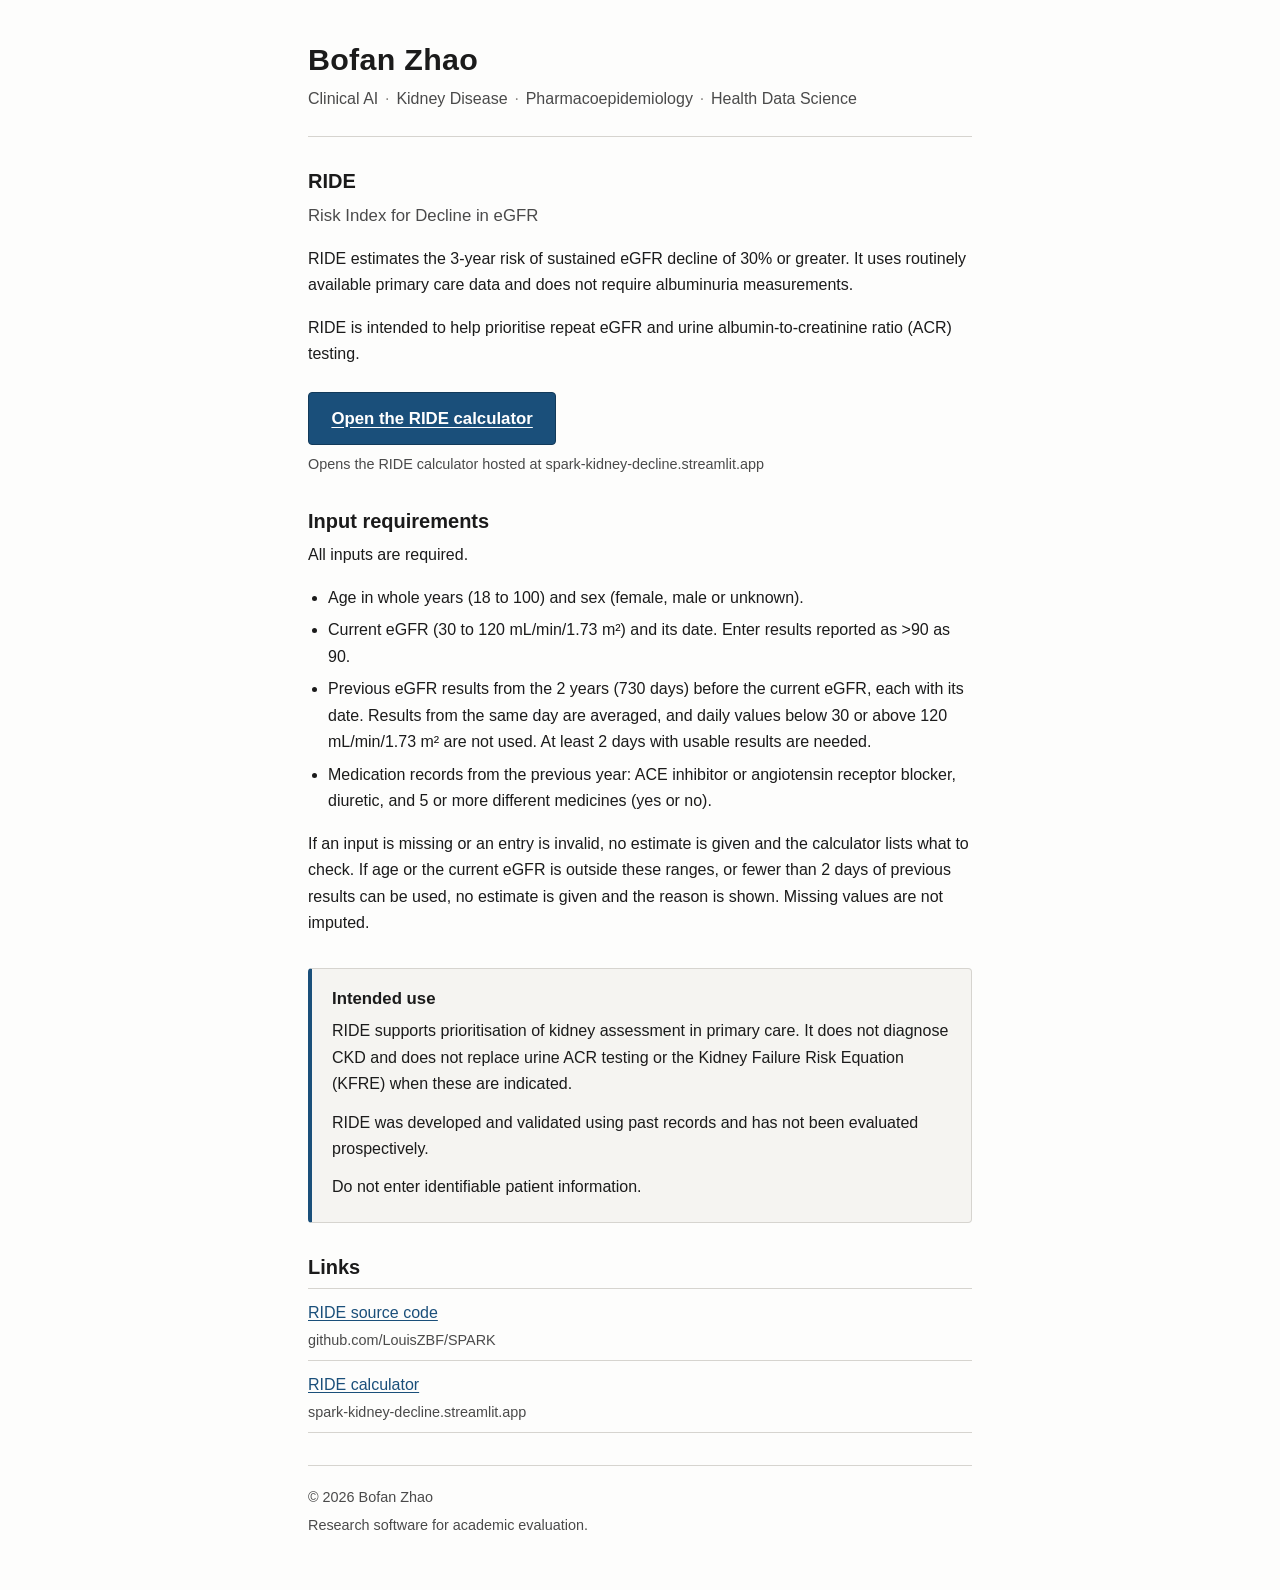
<file: index.html>
<!DOCTYPE html>
<html lang="en">
<head>
  <meta charset="utf-8">
  <meta name="viewport" content="width=device-width, initial-scale=1">
  <title>Bofan Zhao | RIDE — Risk Index for Decline in eGFR</title>
  <meta name="description" content="RIDE (Risk Index for Decline in eGFR) estimates the 3-year risk of sustained eGFR decline of 30% or greater from routinely available primary care data, without albuminuria measurements, to help prioritise repeat eGFR and ACR testing.">
  <meta name="author" content="Bofan Zhao">
  <link rel="canonical" href="https://louiszbf.github.io/">
  <meta property="og:type" content="website">
  <meta property="og:url" content="https://louiszbf.github.io/">
  <meta property="og:title" content="Bofan Zhao | RIDE — Risk Index for Decline in eGFR">
  <meta property="og:description" content="RIDE (Risk Index for Decline in eGFR) estimates the 3-year risk of sustained eGFR decline of 30% or greater from routinely available primary care data, without albuminuria measurements, to help prioritise repeat eGFR and ACR testing.">
  <meta property="og:locale" content="en_AU">
  <link rel="stylesheet" href="styles.css">
</head>
<body>
  <header class="site-header">
    <h1>Bofan Zhao</h1>
    <p class="tagline">
      Clinical AI <span aria-hidden="true">·</span>
      Kidney Disease <span aria-hidden="true">·</span>
      Pharmacoepidemiology <span aria-hidden="true">·</span>
      Health Data Science
    </p>
  </header>

  <main>
    <section class="project" aria-labelledby="ride-heading">
      <h2 id="ride-heading">RIDE</h2>
      <p class="expanded-name">Risk Index for Decline in eGFR</p>
      <p>
        RIDE estimates the 3-year risk of sustained eGFR decline of 30% or greater. It uses
        routinely available primary care data and does not require albuminuria measurements.
      </p>
      <p>
        RIDE is intended to help prioritise repeat eGFR and urine albumin-to-creatinine ratio
        (ACR) testing.
      </p>
      <p class="action">
        <a class="button" href="https://spark-kidney-decline.streamlit.app" aria-describedby="launch-destination">Open the RIDE calculator</a>
      </p>
      <p class="destination" id="launch-destination">
        Opens the RIDE calculator hosted at spark-kidney-decline.streamlit.app
      </p>
    </section>

    <section class="inputs" aria-labelledby="inputs-heading">
      <h2 id="inputs-heading">Input requirements</h2>
      <p>All inputs are required.</p>
      <ul>
        <li>Age in whole years (18 to 100) and sex (female, male or unknown).</li>
        <li>Current eGFR (30 to 120 mL/min/1.73 m²) and its date. Enter results reported as &gt;90 as 90.</li>
        <li>Previous eGFR results from the 2 years (730 days) before the current eGFR, each with its
          date. Results from the same day are averaged, and daily values below 30 or above
          120 mL/min/1.73 m² are not used. At least 2 days with usable results are needed.</li>
        <li>Medication records from the previous year: ACE inhibitor or angiotensin receptor blocker,
          diuretic, and 5 or more different medicines (yes or no).</li>
      </ul>
      <p>
        If an input is missing or an entry is invalid, no estimate is given and the calculator lists
        what to check. If age or the current eGFR is outside these ranges, or fewer than 2 days of
        previous results can be used, no estimate is given and the reason is shown. Missing values are
        not imputed.
      </p>
    </section>

    <section class="notice" aria-labelledby="notice-heading">
      <h2 id="notice-heading">Intended use</h2>
      <p>
        RIDE supports prioritisation of kidney assessment in primary care. It does not diagnose CKD
        and does not replace urine ACR testing or the Kidney Failure Risk Equation (KFRE) when these
        are indicated.
      </p>
      <p>RIDE was developed and validated using past records and has not been evaluated prospectively.</p>
      <p>Do not enter identifiable patient information.</p>
    </section>

    <nav class="resources" aria-labelledby="resources-heading">
      <h2 id="resources-heading">Links</h2>
      <ul>
        <li>
          <a href="https://github.com/LouisZBF/SPARK">RIDE source code</a>
          <span class="destination">github.com/LouisZBF/SPARK</span>
        </li>
        <li>
          <a href="https://spark-kidney-decline.streamlit.app">RIDE calculator</a>
          <span class="destination">spark-kidney-decline.streamlit.app</span>
        </li>
      </ul>
    </nav>
  </main>

  <footer class="site-footer">
    <p>&copy; 2026 Bofan Zhao</p>
    <p>Research software for academic evaluation.</p>
  </footer>
</body>
</html>
</file>
<file: styles.css>
/* Bofan Zhao — academic landing page
   Plain CSS, system fonts only, no external assets. */

:root {
  --page-bg: #fdfdfc;
  --surface-bg: #ffffff;
  --text: #1b1b1b;
  --text-muted: #4a4a4a;
  --border: #d6d4cf;
  --accent: #1a4f7a;
  --accent-strong: #123a5a;
  --notice-bg: #f5f4f1;
  --separator: #8a8884;
  --focus: #1b1b1b;
}

*,
*::before,
*::after {
  box-sizing: border-box;
}

html {
  -webkit-text-size-adjust: 100%;
}

body {
  margin: 0 auto;
  max-width: 44rem;
  padding: 2.5rem 1.25rem 3rem;
  background-color: var(--page-bg);
  color: var(--text);
  font-family: -apple-system, BlinkMacSystemFont, "Segoe UI", Roboto,
    "Helvetica Neue", Arial, "Noto Sans", sans-serif;
  font-size: 1rem;
  line-height: 1.65;
  overflow-wrap: break-word;
}

h1,
h2 {
  line-height: 1.25;
  margin: 0 0 0.5rem;
  font-weight: 600;
}

h1 {
  font-size: 1.9rem;
  letter-spacing: 0.01em;
}

h2 {
  font-size: 1.25rem;
}

p {
  margin: 0 0 1rem;
}

p:last-child {
  margin-bottom: 0;
}

a {
  color: var(--accent);
  text-decoration: underline;
  text-underline-offset: 0.15em;
}

a:hover {
  color: var(--accent-strong);
}

a:focus-visible,
.button:focus-visible {
  outline: 3px solid var(--focus);
  outline-offset: 2px;
  border-radius: 2px;
}

/* Header */

.site-header {
  border-bottom: 1px solid var(--border);
  padding-bottom: 1.5rem;
  margin-bottom: 2rem;
}

.tagline {
  margin: 0;
  color: var(--text-muted);
  font-size: 1rem;
}

.tagline span {
  color: var(--separator);
  padding: 0 0.15em;
}

/* Sections */

section,
.resources {
  margin-bottom: 2rem;
}

.expanded-name {
  font-size: 1.05rem;
  color: var(--text-muted);
  margin-bottom: 1rem;
}

/* Launch button */

.action {
  margin: 1.5rem 0 0.5rem;
}

.button {
  display: inline-block;
  padding: 0.75rem 1.4rem;
  background-color: var(--accent);
  color: #ffffff;
  border: 1px solid var(--accent-strong);
  border-radius: 4px;
  font-size: 1.05rem;
  font-weight: 600;
  text-decoration: underline;
  text-underline-offset: 0.2em;
}

.button:hover {
  background-color: var(--accent-strong);
  color: #ffffff;
}

.destination {
  display: block;
  font-size: 0.9rem;
  color: var(--text-muted);
}

/* Input requirements */

.inputs ul {
  margin: 0 0 1rem;
  padding-left: 1.25rem;
}

.inputs li {
  margin-bottom: 0.4rem;
}

/* Research-use notice */

.notice {
  background-color: var(--notice-bg);
  border: 1px solid var(--border);
  border-left: 4px solid var(--accent);
  border-radius: 4px;
  padding: 1.25rem 1.25rem 1.35rem;
}

.notice h2 {
  font-size: 1.05rem;
}

.notice p {
  margin-bottom: 0.75rem;
}

.notice p:last-child {
  margin-bottom: 0;
}

/* Links list */

.resources ul {
  list-style: none;
  margin: 0;
  padding: 0;
}

.resources li {
  padding: 0.45rem 0;
  border-bottom: 1px solid var(--border);
}

/* Enlarges the tap target without altering the compact text-link look. */
.resources a {
  display: inline-block;
  padding: 0.2rem 0;
}

.resources li:first-child {
  border-top: 1px solid var(--border);
}

/* Footer */

.site-footer {
  border-top: 1px solid var(--border);
  padding-top: 1.25rem;
  color: var(--text-muted);
  font-size: 0.9rem;
}

.site-footer p {
  margin-bottom: 0.25rem;
}

/* 404 page */

.error-page .action {
  margin-top: 1.25rem;
}

/* The page contains no meaningful motion; this is a safeguard only. */
@media (prefers-reduced-motion: reduce) {
  *,
  *::before,
  *::after {
    animation: none !important;
    transition: none !important;
    scroll-behavior: auto !important;
  }
}

@media (max-width: 30rem) {
  body {
    padding: 2rem 1rem 2.5rem;
  }

  h1 {
    font-size: 1.65rem;
  }

  .button {
    display: block;
    text-align: center;
  }
}
</file>
